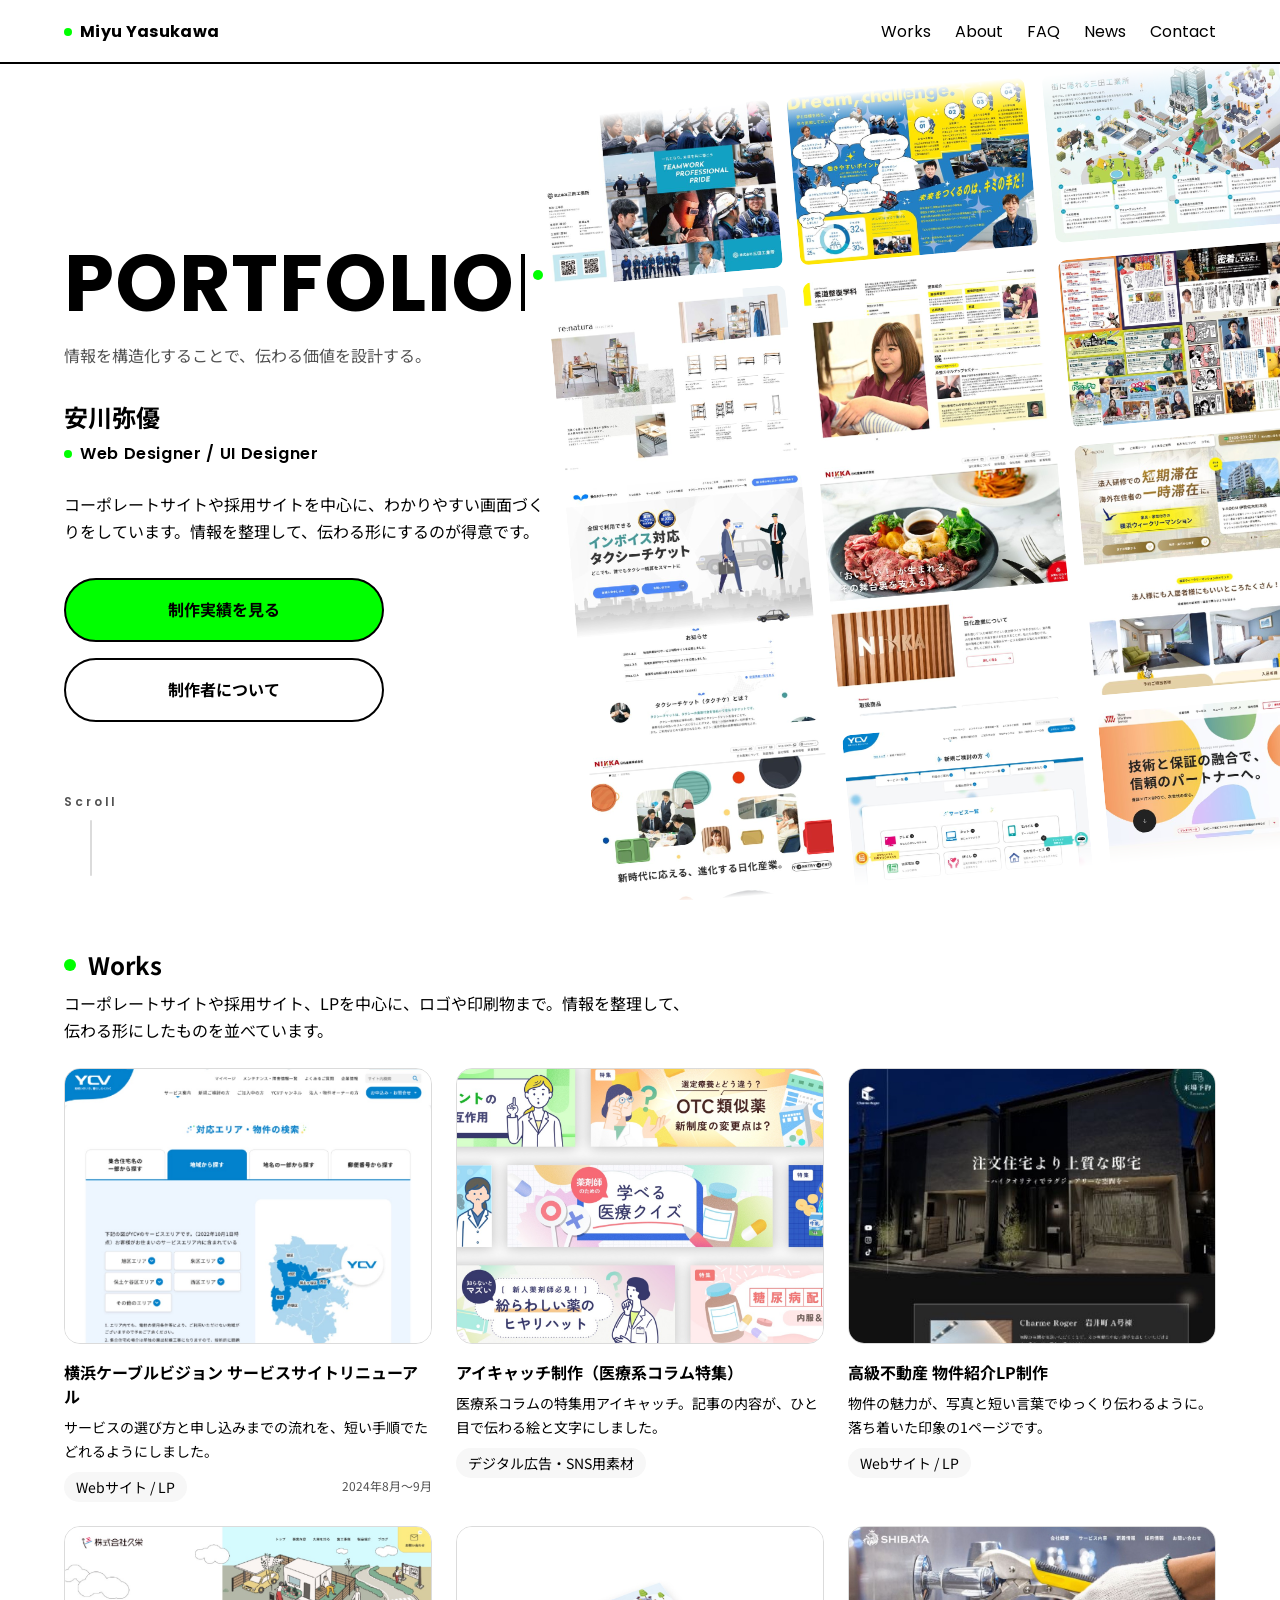
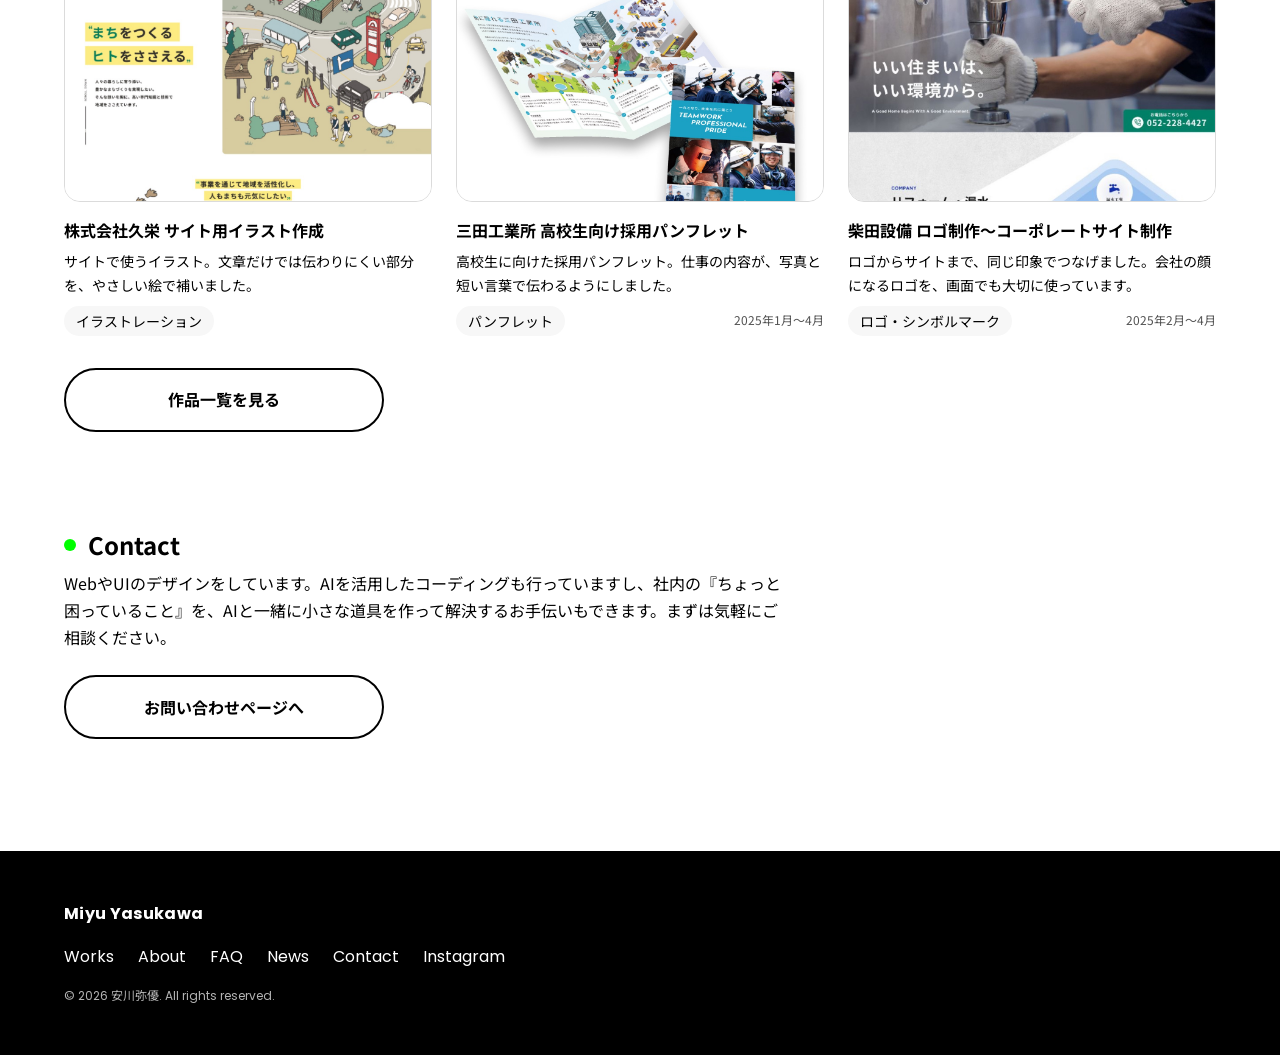
<file: index.html>
<!DOCTYPE html>
<html lang="ja">
<head>
  <meta charset="UTF-8" />
  <meta name="viewport" content="width=device-width, initial-scale=1.0" />
  <title>安川弥優 | ポートフォリオ</title>
  <link rel="stylesheet" href="css/styles.css" />
  <link rel="preconnect" href="https://fonts.googleapis.com">
  <link rel="preconnect" href="https://fonts.gstatic.com" crossorigin>
  <link href="https://fonts.googleapis.com/css2?family=Noto+Sans+JP:wght@400;700&family=Poppins:wght@600;700&display=swap" rel="stylesheet">
</head>
<body>
  <header class="site-header">
    <div class="container header-inner">
      <a href="index.html" class="logo"><span class="logo-dot" aria-hidden="true"></span>Miyu Yasukawa</a>
      <button type="button" class="nav-toggle" aria-label="メニューを開く" aria-expanded="false">☰</button>
      <nav class="site-nav">
        <a href="works.html"><span class="dot" aria-hidden="true"></span>Works</a>
        <a href="about.html"><span class="dot" aria-hidden="true"></span>About</a>
        <a href="faq.html"><span class="dot" aria-hidden="true"></span>FAQ</a>
        <a href="news.html"><span class="dot" aria-hidden="true"></span>News</a>
        <a href="contact.html"><span class="dot" aria-hidden="true"></span>Contact</a>
      </nav>
    </div>
  </header>

  <main class="content">
        <section class="hero hero-split">
          <div class="hero-text">
            <p class="hero-portfolio"><span class="hero-type" data-type="PORTFOLIO">PORTFOLIO</span><span class="hero-portfolio-dot" aria-hidden="true"></span></p>
            <p class="hero-tagline">情報を構造化することで、伝わる価値を設計する。</p>
            <h1>安川弥優</h1>
            <p class="hero-role">Web Designer / UI Designer</p>
            <p class="hero-profile">コーポレートサイトや採用サイトを中心に、わかりやすい画面づくりをしています。情報を整理して、伝わる形にするのが得意です。</p>
            <p class="hero-actions">
              <a href="works.html" class="button">制作実績を見る</a>
              <a href="about.html" class="button secondary">制作者について</a>
            </p>
          </div>
          <div class="hero-flow" aria-hidden="true">
        <div class="hero-col">
            <div class="hero-track">
              <img src="images/hero/card_01.jpg" alt="" loading="lazy">
              <img src="images/hero/card_04.jpg" alt="" loading="lazy">
              <img src="images/hero/card_07.jpg" alt="" loading="lazy">
              <img src="images/hero/card_10.jpg" alt="" loading="lazy">
              <img src="images/hero/card_13.jpg" alt="" loading="lazy">
              <img src="images/hero/card_16.jpg" alt="" loading="lazy">
              <img src="images/hero/card_19.jpg" alt="" loading="lazy">
              <img src="images/hero/card_22.jpg" alt="" loading="lazy">
              <img src="images/hero/card_01.jpg" alt="" loading="lazy">
              <img src="images/hero/card_04.jpg" alt="" loading="lazy">
              <img src="images/hero/card_07.jpg" alt="" loading="lazy">
              <img src="images/hero/card_10.jpg" alt="" loading="lazy">
              <img src="images/hero/card_13.jpg" alt="" loading="lazy">
              <img src="images/hero/card_16.jpg" alt="" loading="lazy">
              <img src="images/hero/card_19.jpg" alt="" loading="lazy">
              <img src="images/hero/card_22.jpg" alt="" loading="lazy">
            </div>
          </div>
        <div class="hero-col">
            <div class="hero-track">
              <img src="images/hero/card_02.jpg" alt="" loading="lazy">
              <img src="images/hero/card_05.jpg" alt="" loading="lazy">
              <img src="images/hero/card_08.jpg" alt="" loading="lazy">
              <img src="images/hero/card_11.jpg" alt="" loading="lazy">
              <img src="images/hero/card_14.jpg" alt="" loading="lazy">
              <img src="images/hero/card_17.jpg" alt="" loading="lazy">
              <img src="images/hero/card_20.jpg" alt="" loading="lazy">
              <img src="images/hero/card_02.jpg" alt="" loading="lazy">
              <img src="images/hero/card_05.jpg" alt="" loading="lazy">
              <img src="images/hero/card_08.jpg" alt="" loading="lazy">
              <img src="images/hero/card_11.jpg" alt="" loading="lazy">
              <img src="images/hero/card_14.jpg" alt="" loading="lazy">
              <img src="images/hero/card_17.jpg" alt="" loading="lazy">
              <img src="images/hero/card_20.jpg" alt="" loading="lazy">
            </div>
          </div>
        <div class="hero-col">
            <div class="hero-track">
              <img src="images/hero/card_03.jpg" alt="" loading="lazy">
              <img src="images/hero/card_06.jpg" alt="" loading="lazy">
              <img src="images/hero/card_09.jpg" alt="" loading="lazy">
              <img src="images/hero/card_12.jpg" alt="" loading="lazy">
              <img src="images/hero/card_15.jpg" alt="" loading="lazy">
              <img src="images/hero/card_18.jpg" alt="" loading="lazy">
              <img src="images/hero/card_21.jpg" alt="" loading="lazy">
              <img src="images/hero/card_03.jpg" alt="" loading="lazy">
              <img src="images/hero/card_06.jpg" alt="" loading="lazy">
              <img src="images/hero/card_09.jpg" alt="" loading="lazy">
              <img src="images/hero/card_12.jpg" alt="" loading="lazy">
              <img src="images/hero/card_15.jpg" alt="" loading="lazy">
              <img src="images/hero/card_18.jpg" alt="" loading="lazy">
              <img src="images/hero/card_21.jpg" alt="" loading="lazy">
            </div>
          </div>
          </div>
          <div class="hero-scroll" aria-hidden="true">
            <span class="hero-scroll-text">Scroll</span>
            <span class="hero-scroll-line"></span>
          </div>
        </section>

        <section class="section works-section">
          <div class="section-head"><span class="mark" aria-hidden="true"></span><h2>Works</h2></div>
          <p class="section-lead">コーポレートサイトや採用サイト、LPを中心に、ロゴや印刷物まで。情報を整理して、伝わる形にしたものを並べています。</p>
          <div class="works-grid" data-top-works></div>
          <p class="section-footer"><a href="works.html" class="button secondary">作品一覧を見る</a></p>
        </section>

        <section class="section contact-section">
          <div class="section-head"><span class="mark" aria-hidden="true"></span><h2>Contact</h2></div>
          <p>WebやUIのデザインをしています。AIを活用したコーディングも行っていますし、社内の『ちょっと困っていること』を、AIと一緒に小さな道具を作って解決するお手伝いもできます。まずは気軽にご相談ください。</p>
          <a href="contact.html" class="button secondary">お問い合わせページへ</a>
        </section>
  </main>

  <footer class="site-footer">
    <div class="container">
      <div class="logo">Miyu Yasukawa</div>
      <nav class="foot-nav">
        <a href="works.html">Works</a>
        <a href="about.html">About</a>
        <a href="faq.html">FAQ</a>
        <a href="news.html">News</a>
        <a href="contact.html">Contact</a>
        <a href="https://www.instagram.com/illustrate_sugiyama/" target="_blank" rel="noopener">Instagram</a>
      </nav>
      <p class="copy">© 2026 安川弥優. All rights reserved.</p>
    </div>
  </footer>

  <div class="detail-modal-backdrop" data-modal-backdrop></div>
  <div class="detail-modal" data-modal-panel>
    <button type="button" class="detail-modal-close" data-modal-close aria-label="閉じる">×</button>
    <div class="detail-modal-body" data-modal-body></div>
  </div>

  <script src="js/works-data.js"></script>
  <script src="js/category-groups.js"></script>
  <script src="js/work-render.js"></script>
  <script src="js/top-works.js"></script>
  <script src="js/main.js"></script>
  <script src="js/hero-typewriter.js"></script>
</body>
</html>
</file>
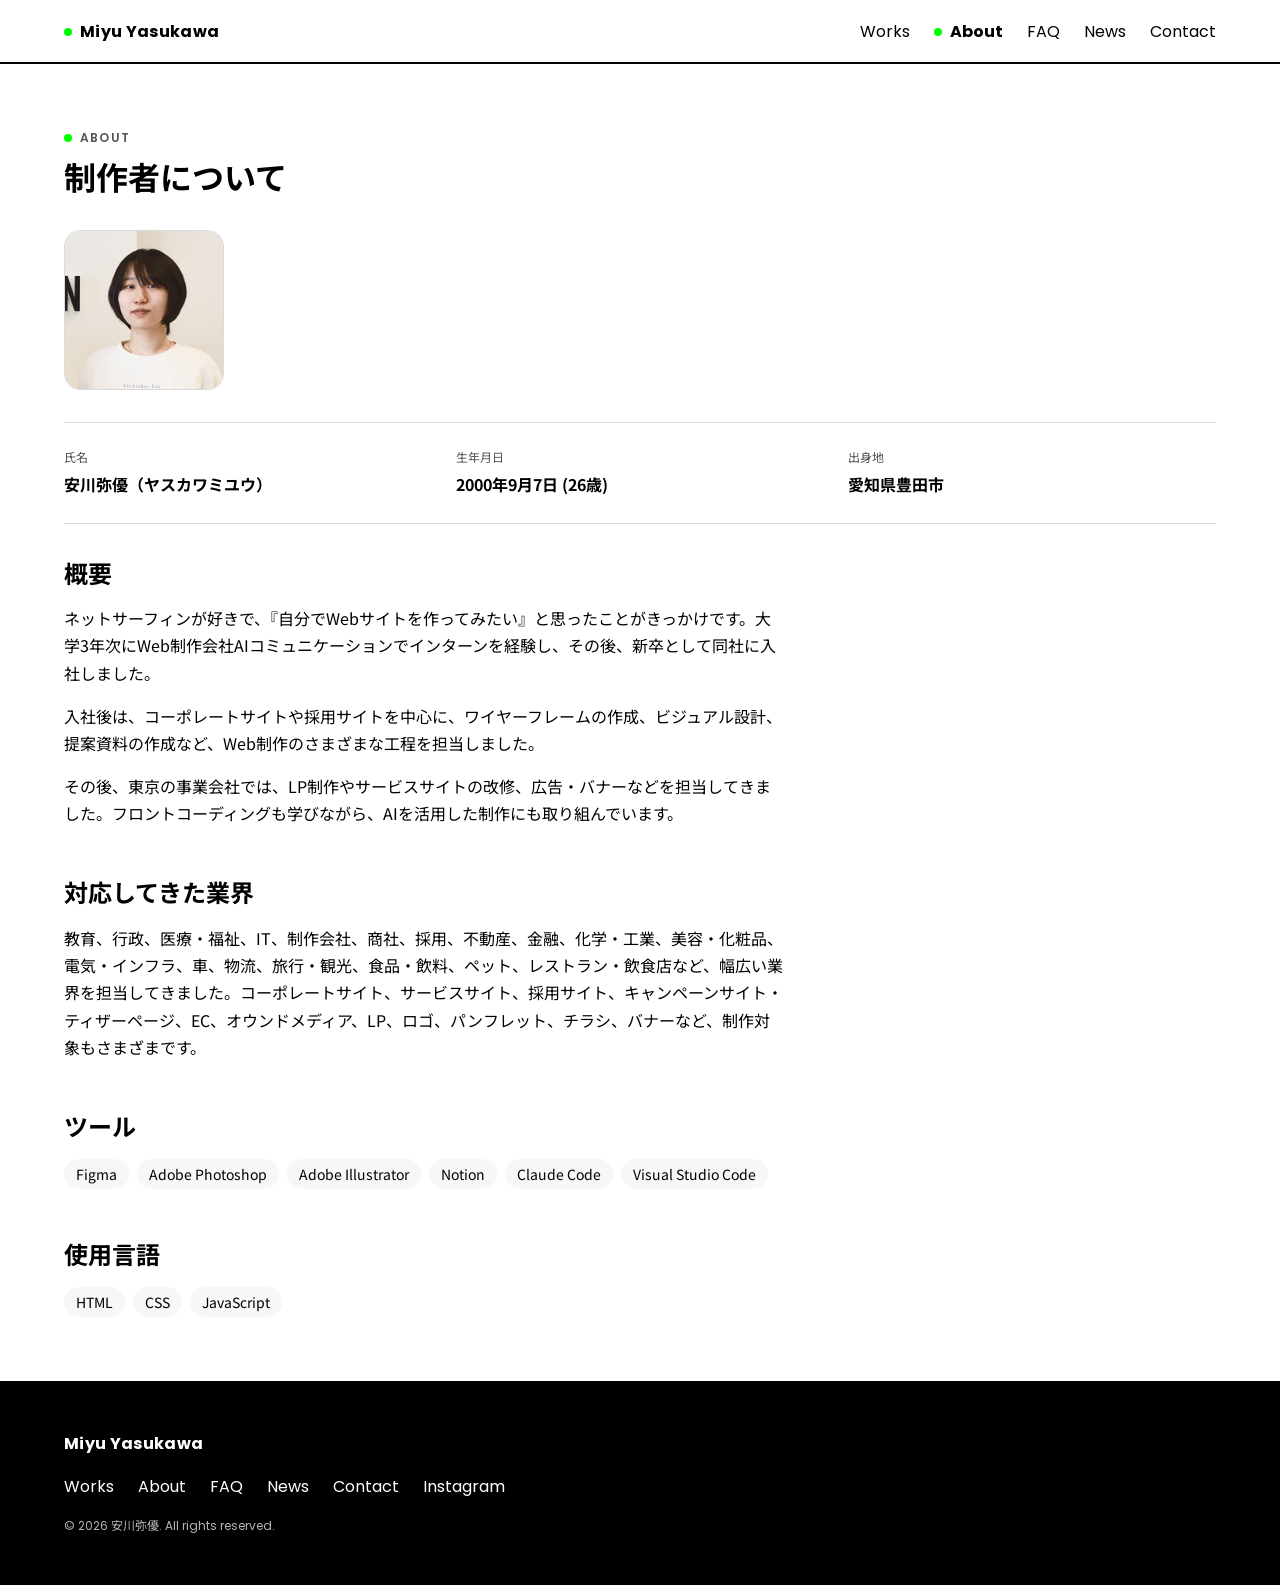
<file: about.html>
<!DOCTYPE html>
<html lang="ja">
<head>
  <meta charset="UTF-8" />
  <meta name="viewport" content="width=device-width, initial-scale=1.0" />
  <title>About | ポートフォリオ</title>
  <link rel="stylesheet" href="css/styles.css" />
  <link rel="preconnect" href="https://fonts.googleapis.com">
  <link rel="preconnect" href="https://fonts.gstatic.com" crossorigin>
  <link href="https://fonts.googleapis.com/css2?family=Noto+Sans+JP:wght@400;700&family=Poppins:wght@600;700&display=swap" rel="stylesheet">
</head>
<body>
  <header class="site-header">
    <div class="container header-inner">
      <a href="index.html" class="logo"><span class="logo-dot" aria-hidden="true"></span>Miyu Yasukawa</a>
      <button type="button" class="nav-toggle" aria-label="メニューを開く" aria-expanded="false">☰</button>
      <nav class="site-nav">
        <a href="works.html"><span class="dot" aria-hidden="true"></span>Works</a>
        <a href="about.html"><span class="dot" aria-hidden="true"></span>About</a>
        <a href="faq.html"><span class="dot" aria-hidden="true"></span>FAQ</a>
        <a href="news.html"><span class="dot" aria-hidden="true"></span>News</a>
        <a href="contact.html"><span class="dot" aria-hidden="true"></span>Contact</a>
      </nav>
    </div>
  </header>

  <main class="content">
        <section class="page-header">
          <p class="page-eyebrow">ABOUT</p>
          <h1>制作者について</h1>
        </section>

        <div class="profile-photo"><img src="images/profile/profile.jpg" alt="安川弥優"></div>

        <dl class="meta-grid about-meta">
          <div>
            <dt>氏名</dt>
            <dd>安川弥優（ヤスカワミユウ）</dd>
          </div>
          <div>
            <dt>生年月日</dt>
            <dd>2000年9月7日 (<span id="age"></span>歳)</dd>
          </div>
          <div>
            <dt>出身地</dt>
            <dd>愛知県豊田市</dd>
          </div>
        </dl>

        <section class="work-detail-section">
          <h2>概要</h2>
          <p>ネットサーフィンが好きで、『自分でWebサイトを作ってみたい』と思ったことがきっかけです。大学3年次にWeb制作会社AIコミュニケーションでインターンを経験し、その後、新卒として同社に入社しました。</p>
          <p>入社後は、コーポレートサイトや採用サイトを中心に、ワイヤーフレームの作成、ビジュアル設計、提案資料の作成など、Web制作のさまざまな工程を担当しました。</p>
          <p>その後、東京の事業会社では、LP制作やサービスサイトの改修、広告・バナーなどを担当してきました。フロントコーディングも学びながら、AIを活用した制作にも取り組んでいます。</p>
        </section>

        <section class="work-detail-section">
          <h2>対応してきた業界</h2>
          <p>教育、行政、医療・福祉、IT、制作会社、商社、採用、不動産、金融、化学・工業、美容・化粧品、電気・インフラ、車、物流、旅行・観光、食品・飲料、ペット、レストラン・飲食店など、幅広い業界を担当してきました。コーポレートサイト、サービスサイト、採用サイト、キャンペーンサイト・ティザーページ、EC、オウンドメディア、LP、ロゴ、パンフレット、チラシ、バナーなど、制作対象もさまざまです。</p>
        </section>

        <section class="work-detail-section">
          <h2>ツール</h2>
          <div class="work-tags">
            <span class="work-tag">Figma</span>
            <span class="work-tag">Adobe Photoshop</span>
            <span class="work-tag">Adobe Illustrator</span>
            <span class="work-tag">Notion</span>
            <span class="work-tag">Claude Code</span>
            <span class="work-tag">Visual Studio Code</span>
          </div>
        </section>

        <section class="work-detail-section">
          <h2>使用言語</h2>
          <div class="work-tags">
            <span class="work-tag">HTML</span>
            <span class="work-tag">CSS</span>
            <span class="work-tag">JavaScript</span>
          </div>
        </section>

  </main>

  <footer class="site-footer">
    <div class="container">
      <div class="logo">Miyu Yasukawa</div>
      <nav class="foot-nav">
        <a href="works.html">Works</a>
        <a href="about.html">About</a>
        <a href="faq.html">FAQ</a>
        <a href="news.html">News</a>
        <a href="contact.html">Contact</a>
        <a href="https://www.instagram.com/illustrate_sugiyama/" target="_blank" rel="noopener">Instagram</a>
      </nav>
      <p class="copy">© 2026 安川弥優. All rights reserved.</p>
    </div>
  </footer>

  <script src="js/main.js"></script>
</body>
</html>
</file>
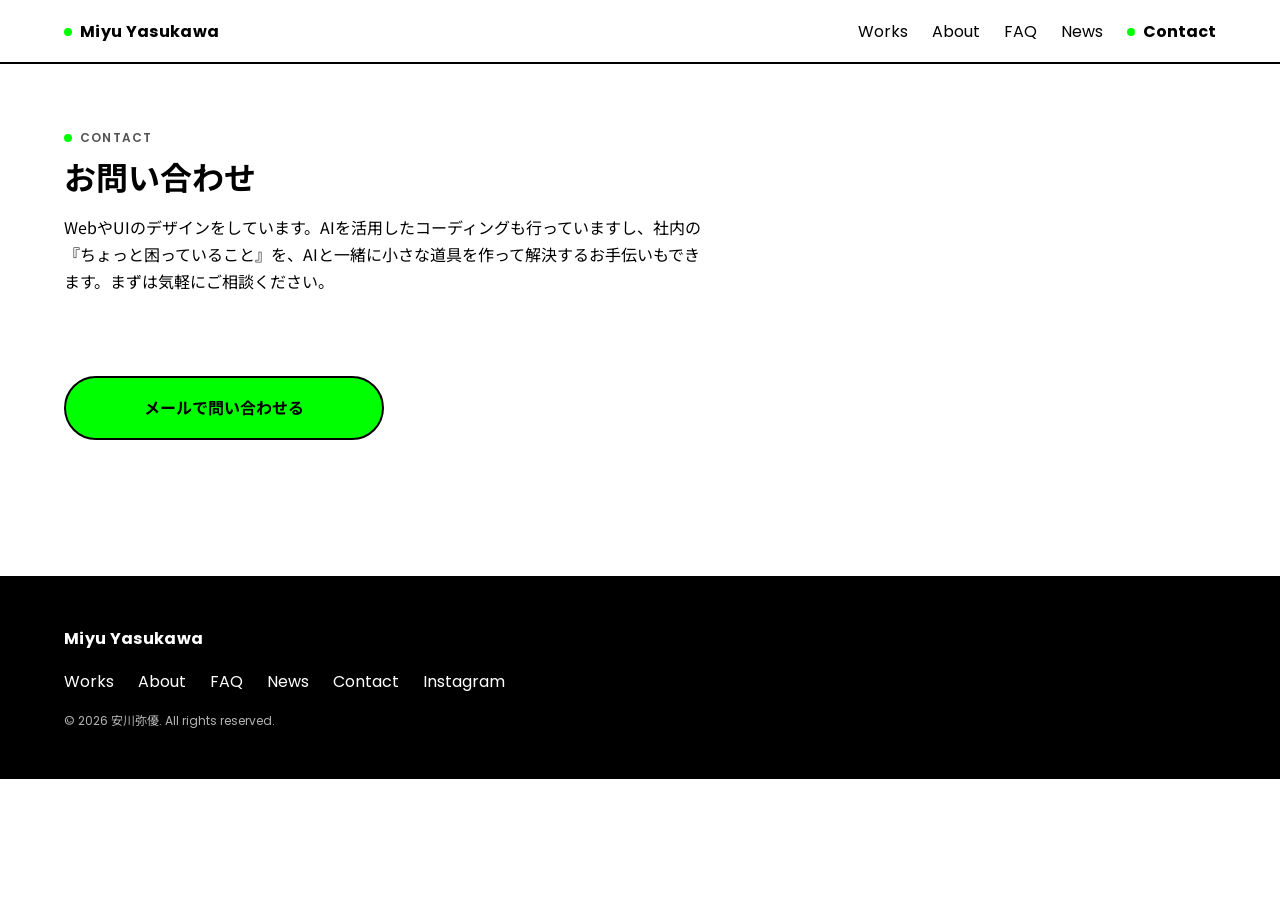
<file: contact.html>
<!DOCTYPE html>
<html lang="ja">
<head>
  <meta charset="UTF-8" />
  <meta name="viewport" content="width=device-width, initial-scale=1.0" />
  <title>Contact | ポートフォリオ</title>
  <link rel="stylesheet" href="css/styles.css" />
  <link rel="preconnect" href="https://fonts.googleapis.com">
  <link rel="preconnect" href="https://fonts.gstatic.com" crossorigin>
  <link href="https://fonts.googleapis.com/css2?family=Noto+Sans+JP:wght@400;700&family=Poppins:wght@600;700&display=swap" rel="stylesheet">
</head>
<body>
  <header class="site-header">
    <div class="container header-inner">
      <a href="index.html" class="logo"><span class="logo-dot" aria-hidden="true"></span>Miyu Yasukawa</a>
      <button type="button" class="nav-toggle" aria-label="メニューを開く" aria-expanded="false">☰</button>
      <nav class="site-nav">
        <a href="works.html"><span class="dot" aria-hidden="true"></span>Works</a>
        <a href="about.html"><span class="dot" aria-hidden="true"></span>About</a>
        <a href="faq.html"><span class="dot" aria-hidden="true"></span>FAQ</a>
        <a href="news.html"><span class="dot" aria-hidden="true"></span>News</a>
        <a href="contact.html"><span class="dot" aria-hidden="true"></span>Contact</a>
      </nav>
    </div>
  </header>

  <main class="content">
        <section class="page-header">
          <p class="page-eyebrow">CONTACT</p>
          <h1>お問い合わせ</h1>
          <p>WebやUIのデザインをしています。AIを活用したコーディングも行っていますし、社内の『ちょっと困っていること』を、AIと一緒に小さな道具を作って解決するお手伝いもできます。まずは気軽にご相談ください。</p>
        </section>

        <section class="section contact-section">
          <p class="contact-actions">
            <a href="mailto:clz15029@nitech.jp" class="button">メールで問い合わせる</a>
          </p>
        </section>
  </main>

  <footer class="site-footer">
    <div class="container">
      <div class="logo">Miyu Yasukawa</div>
      <nav class="foot-nav">
        <a href="works.html">Works</a>
        <a href="about.html">About</a>
        <a href="faq.html">FAQ</a>
        <a href="news.html">News</a>
        <a href="contact.html">Contact</a>
        <a href="https://www.instagram.com/illustrate_sugiyama/" target="_blank" rel="noopener">Instagram</a>
      </nav>
      <p class="copy">© 2026 安川弥優. All rights reserved.</p>
    </div>
  </footer>

  <script src="js/main.js"></script>
</body>
</html>
</file>
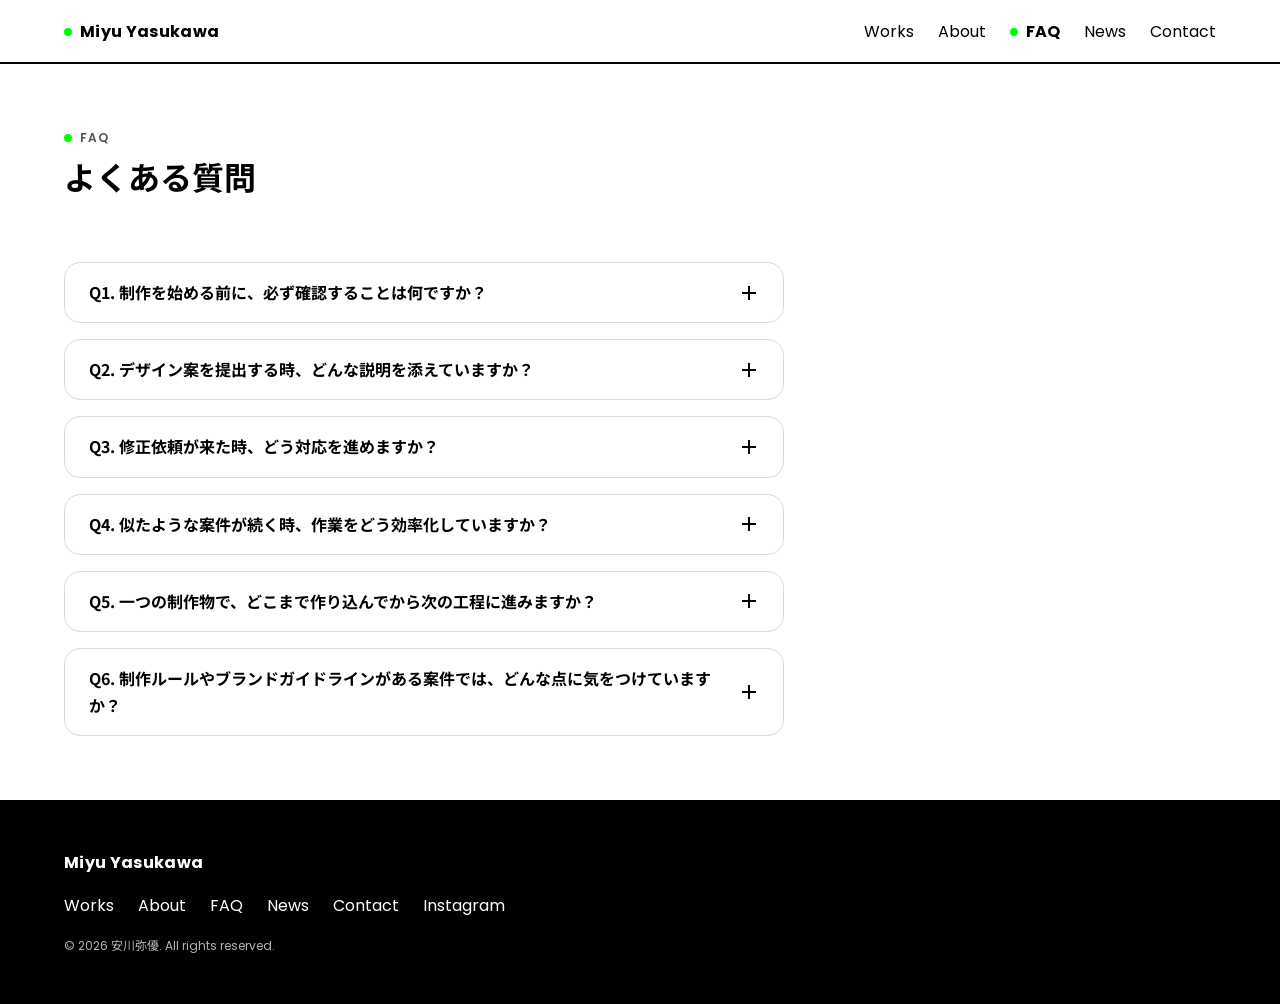
<file: faq.html>
<!DOCTYPE html>
<html lang="ja">
<head>
  <meta charset="UTF-8" />
  <meta name="viewport" content="width=device-width, initial-scale=1.0" />
  <title>FAQ | ポートフォリオ</title>
  <link rel="stylesheet" href="css/styles.css" />
  <link rel="preconnect" href="https://fonts.googleapis.com">
  <link rel="preconnect" href="https://fonts.gstatic.com" crossorigin>
  <link href="https://fonts.googleapis.com/css2?family=Noto+Sans+JP:wght@400;700&family=Poppins:wght@600;700&display=swap" rel="stylesheet">
</head>
<body>
  <header class="site-header">
    <div class="container header-inner">
      <a href="index.html" class="logo"><span class="logo-dot" aria-hidden="true"></span>Miyu Yasukawa</a>
      <button type="button" class="nav-toggle" aria-label="メニューを開く" aria-expanded="false">☰</button>
      <nav class="site-nav">
        <a href="works.html"><span class="dot" aria-hidden="true"></span>Works</a>
        <a href="about.html"><span class="dot" aria-hidden="true"></span>About</a>
        <a href="faq.html"><span class="dot" aria-hidden="true"></span>FAQ</a>
        <a href="news.html"><span class="dot" aria-hidden="true"></span>News</a>
        <a href="contact.html"><span class="dot" aria-hidden="true"></span>Contact</a>
      </nav>
    </div>
  </header>

  <main class="content">
        <section class="page-header">
          <p class="page-eyebrow">FAQ</p>
          <h1>よくある質問</h1>
        </section>

        <!--
          質問を追加するときは、下のテンプレートをコピーして
          .faq-listの中(最後のfaq-itemの後)に貼り付け、中身を書き換えてください。

          <div class="faq-item">
            <button type="button" class="faq-question" aria-expanded="false">
              <span>Q. 質問文をここに書く</span>
              <span class="faq-icon" aria-hidden="true"></span>
            </button>
            <div class="faq-answer">
              <div class="faq-answer-inner">
                <p>A. 回答文をここに書く。</p>
              </div>
            </div>
          </div>
        -->

        <div class="faq-list">
          <div class="faq-item">
            <button type="button" class="faq-question" aria-expanded="false">
              <span>Q1. 制作を始める前に、必ず確認することは何ですか？</span>
              <span class="faq-icon" aria-hidden="true"></span>
            </button>
            <div class="faq-answer">
              <div class="faq-answer-inner">
                <p>Webサイト制作を例にすると、ワイヤーフレームから考える場合は「どんな参考サイトを想定しているか」と「ターゲットは誰か」をまず固めます。ここが揺らぐと後の工程すべてに影響が出て、手戻りが発生した際に「そこは最初に確認していなかったよね」となってしまうためです。</p>
                <p>要件は簡単な型でも良いのでプレゼンシートにまとめ、相手と合意を取っておきます。こうしておくことで、万が一手戻りが発生した場合にも、追加費用について話しやすくなるというメリットもあります。</p>
                <p>すでにワイヤーフレームがある場合は、ページ数に過不足がないか、動線が正しいかを確認します。ログイン時・非ログイン時の画面差分など、抜け漏れが起きやすい箇所は特に注意して洗い出します。ワイヤーフレームの作成者がディレクターの場合は、「特にどのページを押し出したいか」を口頭で確認し、社内での認識のズレを防ぐようにしています。</p>
                <p>まとめると、最初に固めるのは以下の3点です。</p>
                <ul class="work-points">
                  <li>見た目としてどんなものを目指しているか</li>
                  <li>誰に何を伝えたいか</li>
                  <li>簡単な数値的なゴール(例：採用サイトなら公開後1年で問い合わせ20件、採用3名 など)</li>
                </ul>
              </div>
            </div>
          </div>

          <div class="faq-item">
            <button type="button" class="faq-question" aria-expanded="false">
              <span>Q2. デザイン案を提出する時、どんな説明を添えていますか？</span>
              <span class="faq-icon" aria-hidden="true"></span>
            </button>
            <div class="faq-answer">
              <div class="faq-answer-inner">
                <p>まず目的をもう一度頭出しした上で、その目的に対してどんな工夫をしたのかを説明するようにしています。</p>
                <p>例えば、コーポレートサイト制作で「とりあえず名刺代わりに欲しい」というような、デザイン的な明確なきっかけが薄い依頼だったとします。それでもヒアリングを通じて「信頼感のある感じ」「清潔なイメージ」といったキーワードが出てきたら、そのキーワードを余白の取り方やレイアウト、配色といった具体的な要素に落とし込み、「なぜこの見た目にしたのか」を言語化して伝えるようにしています。</p>
              </div>
            </div>
          </div>

          <div class="faq-item">
            <button type="button" class="faq-question" aria-expanded="false">
              <span>Q3. 修正依頼が来た時、どう対応を進めますか？</span>
              <span class="faq-icon" aria-hidden="true"></span>
            </button>
            <div class="faq-answer">
              <div class="faq-answer-inner">
                <p>デザインに関しては、基本的にFigma上にコメントをもらい、都度対応しています。不明点があれば口頭で確認することも多いです。</p>
                <p>コーディングの修正については、スプレッドシートに優先度・対応箇所・備考をまとめてチェックリスト化し、対応漏れが起きないようにしています。ボリュームにもよりますが、1〜2営業日以内の対応を心がけています。</p>
              </div>
            </div>
          </div>

          <div class="faq-item">
            <button type="button" class="faq-question" aria-expanded="false">
              <span>Q4. 似たような案件が続く時、作業をどう効率化していますか？</span>
              <span class="faq-icon" aria-hidden="true"></span>
            </button>
            <div class="faq-answer">
              <div class="faq-answer-inner">
                <p>案件対応のフローをFigmaやNotionにまとめて、型として残すようにしています。一度まとめておくと自分の作業効率が上がるだけでなく、新人教育の資料としても活用できるため、チーム全体の再現性につながると考えています。</p>
              </div>
            </div>
          </div>

          <div class="faq-item">
            <button type="button" class="faq-question" aria-expanded="false">
              <span>Q5. 一つの制作物で、どこまで作り込んでから次の工程に進みますか？</span>
              <span class="faq-icon" aria-hidden="true"></span>
            </button>
            <div class="faq-answer">
              <div class="faq-answer-inner">
                <p>一気に完成形まで作り込むのではなく、段階的に精度を上げていくスタイルです。</p>
                <p>まずイメージに近い参考を提示し、相手の想定と齟齬がないかをすり合わせます。次にざっくりとした形で一度見てもらう段階に進みます。Webサイトであれば、まずメインビジュアルを簡単に作成し、トップページのトンマナを確定させます。そこが固まってから、サイト全体の作り込みに入ります。</p>
                <p>早い段階で認識をすり合わせることで、大きな手戻りを防げるというのがこの進め方のメリットだと考えています。</p>
              </div>
            </div>
          </div>

          <div class="faq-item">
            <button type="button" class="faq-question" aria-expanded="false">
              <span>Q6. 制作ルールやブランドガイドラインがある案件では、どんな点に気をつけていますか？</span>
              <span class="faq-icon" aria-hidden="true"></span>
            </button>
            <div class="faq-answer">
              <div class="faq-answer-inner">
                <p>確認作業は得意なほうではないという自覚があるので、チェック項目をスプレッドシートにまとめ、制作時に照らし合わせながら進めています。</p>
                <p>最近はGeminiでオリジナルのGemを作成し、自分だけでなくAIにもチェックしてもらう体制を作るなど、抜け漏れを防ぐ仕組みづくりに力を入れています。</p>
              </div>
            </div>
          </div>

        </div>
  </main>

  <footer class="site-footer">
    <div class="container">
      <div class="logo">Miyu Yasukawa</div>
      <nav class="foot-nav">
        <a href="works.html">Works</a>
        <a href="about.html">About</a>
        <a href="faq.html">FAQ</a>
        <a href="news.html">News</a>
        <a href="contact.html">Contact</a>
        <a href="https://www.instagram.com/illustrate_sugiyama/" target="_blank" rel="noopener">Instagram</a>
      </nav>
      <p class="copy">© 2026 安川弥優. All rights reserved.</p>
    </div>
  </footer>

  <script src="js/faq.js"></script>
  <script src="js/main.js"></script>
</body>
</html>
</file>
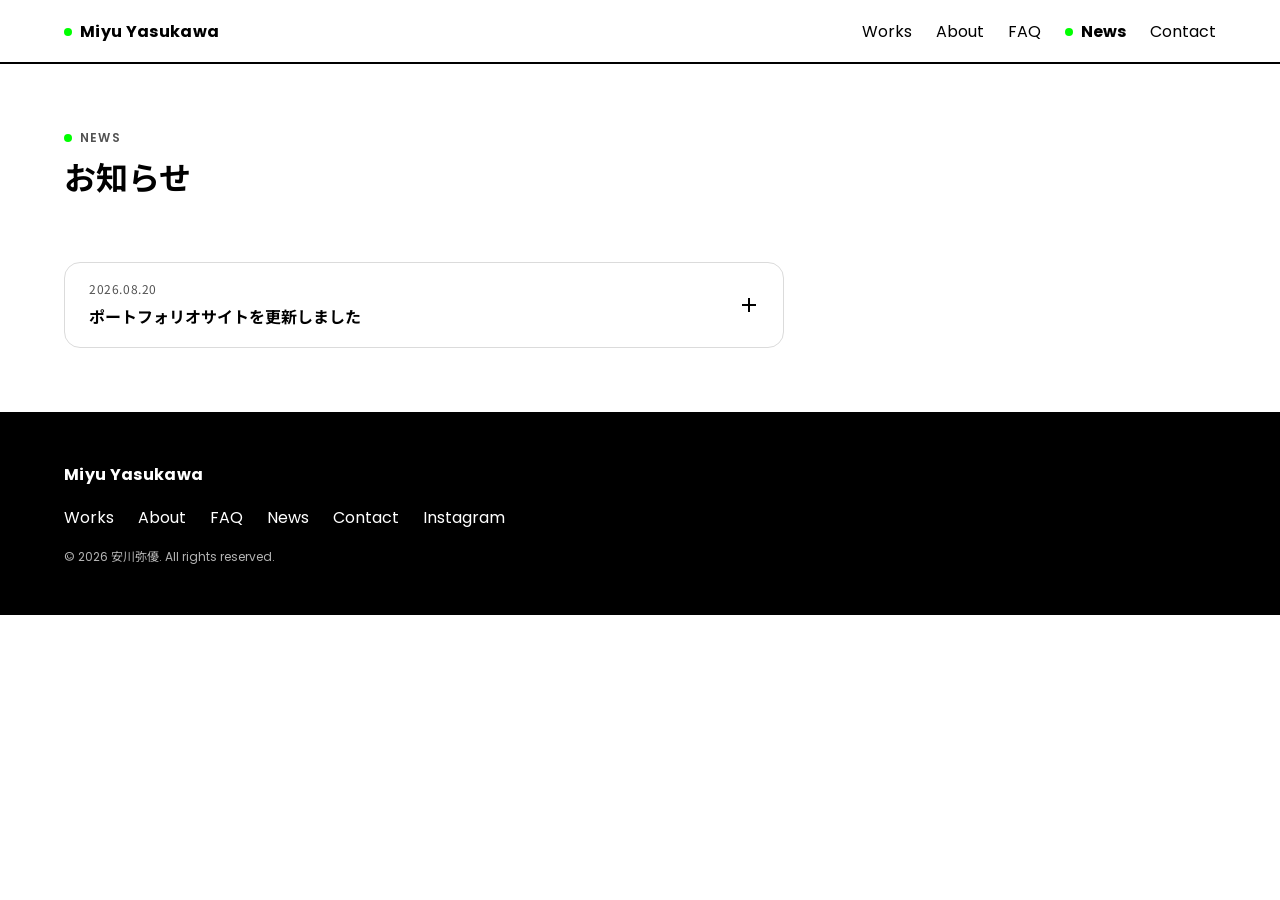
<file: news.html>
<!DOCTYPE html>
<html lang="ja">
<head>
  <meta charset="UTF-8" />
  <meta name="viewport" content="width=device-width, initial-scale=1.0" />
  <title>News | ポートフォリオ</title>
  <link rel="stylesheet" href="css/styles.css" />
  <link rel="preconnect" href="https://fonts.googleapis.com">
  <link rel="preconnect" href="https://fonts.gstatic.com" crossorigin>
  <link href="https://fonts.googleapis.com/css2?family=Noto+Sans+JP:wght@400;700&family=Poppins:wght@600;700&display=swap" rel="stylesheet">
</head>
<body>
  <header class="site-header">
    <div class="container header-inner">
      <a href="index.html" class="logo"><span class="logo-dot" aria-hidden="true"></span>Miyu Yasukawa</a>
      <button type="button" class="nav-toggle" aria-label="メニューを開く" aria-expanded="false">☰</button>
      <nav class="site-nav">
        <a href="works.html"><span class="dot" aria-hidden="true"></span>Works</a>
        <a href="about.html"><span class="dot" aria-hidden="true"></span>About</a>
        <a href="faq.html"><span class="dot" aria-hidden="true"></span>FAQ</a>
        <a href="news.html"><span class="dot" aria-hidden="true"></span>News</a>
        <a href="contact.html"><span class="dot" aria-hidden="true"></span>Contact</a>
      </nav>
    </div>
  </header>

  <main class="content">
        <section class="page-header">
          <p class="page-eyebrow">NEWS</p>
          <h1>お知らせ</h1>
        </section>

        <!--
          お知らせを追加するときは、下のテンプレートをコピーして
          .faq-listの中(一番上、最新のものが上に来るように)に貼り付けてください。
          FAQページと同じ部品(.faq-item等)を使っているので、クリックで開閉します。

          <div class="faq-item">
            <button type="button" class="faq-question" aria-expanded="false">
              <span class="faq-question-text">
                <span class="news-date">YYYY.MM.DD</span>
                <span>見出しをここに書く</span>
              </span>
              <span class="faq-icon" aria-hidden="true"></span>
            </button>
            <div class="faq-answer">
              <div class="faq-answer-inner">
                <p>本文をここに書く。</p>
              </div>
            </div>
          </div>
        -->

        <div class="faq-list">
          <div class="faq-item">
            <button type="button" class="faq-question" aria-expanded="false">
              <span class="faq-question-text">
                <span class="news-date">2026.08.20</span>
                <span>ポートフォリオサイトを更新しました</span>
              </span>
              <span class="faq-icon" aria-hidden="true"></span>
            </button>
            <div class="faq-answer">
              <div class="faq-answer-inner">
                <p>WORKS・ABOUT・FAQなど各ページを継続的に更新しています。今後も制作実績や記事を随時追加していきます。</p>
              </div>
            </div>
          </div>
        </div>
  </main>

  <footer class="site-footer">
    <div class="container">
      <div class="logo">Miyu Yasukawa</div>
      <nav class="foot-nav">
        <a href="works.html">Works</a>
        <a href="about.html">About</a>
        <a href="faq.html">FAQ</a>
        <a href="news.html">News</a>
        <a href="contact.html">Contact</a>
        <a href="https://www.instagram.com/illustrate_sugiyama/" target="_blank" rel="noopener">Instagram</a>
      </nav>
      <p class="copy">© 2026 安川弥優. All rights reserved.</p>
    </div>
  </footer>

  <script src="js/faq.js"></script>
  <script src="js/main.js"></script>
</body>
</html>
</file>
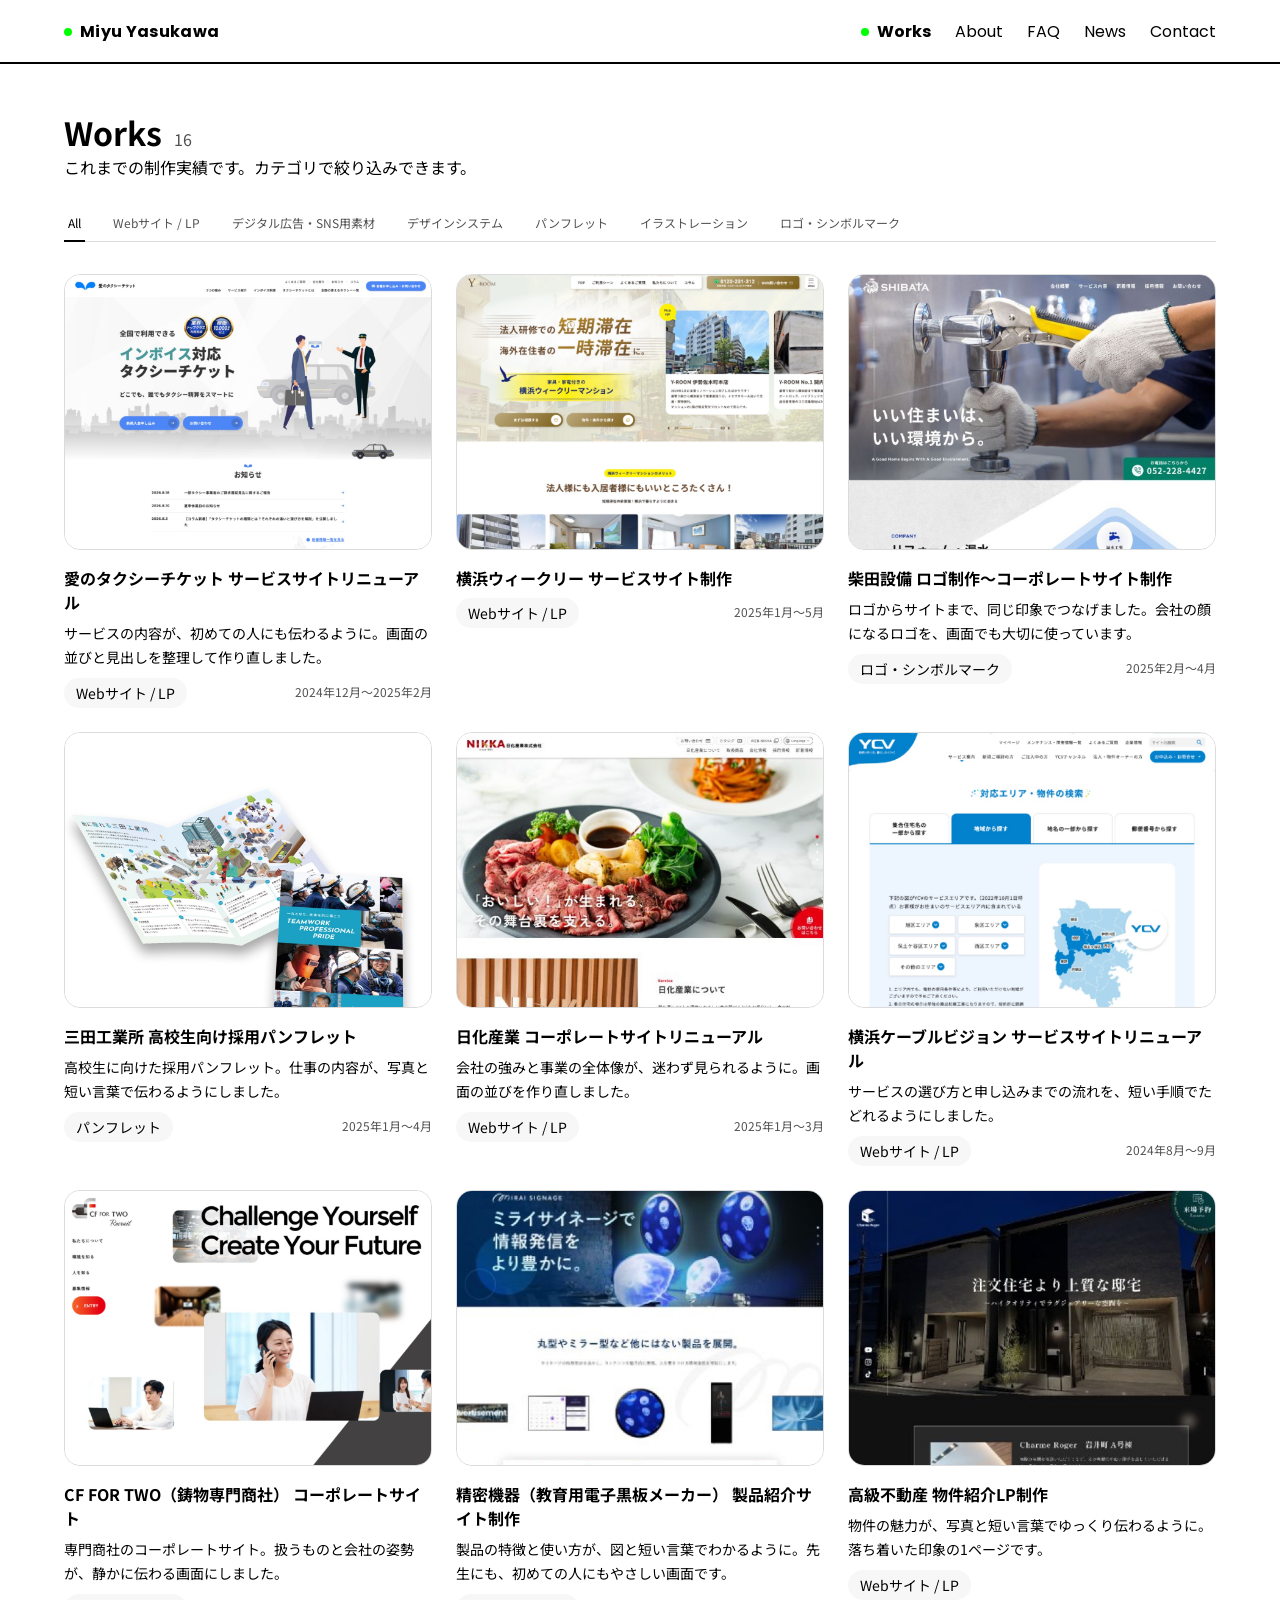
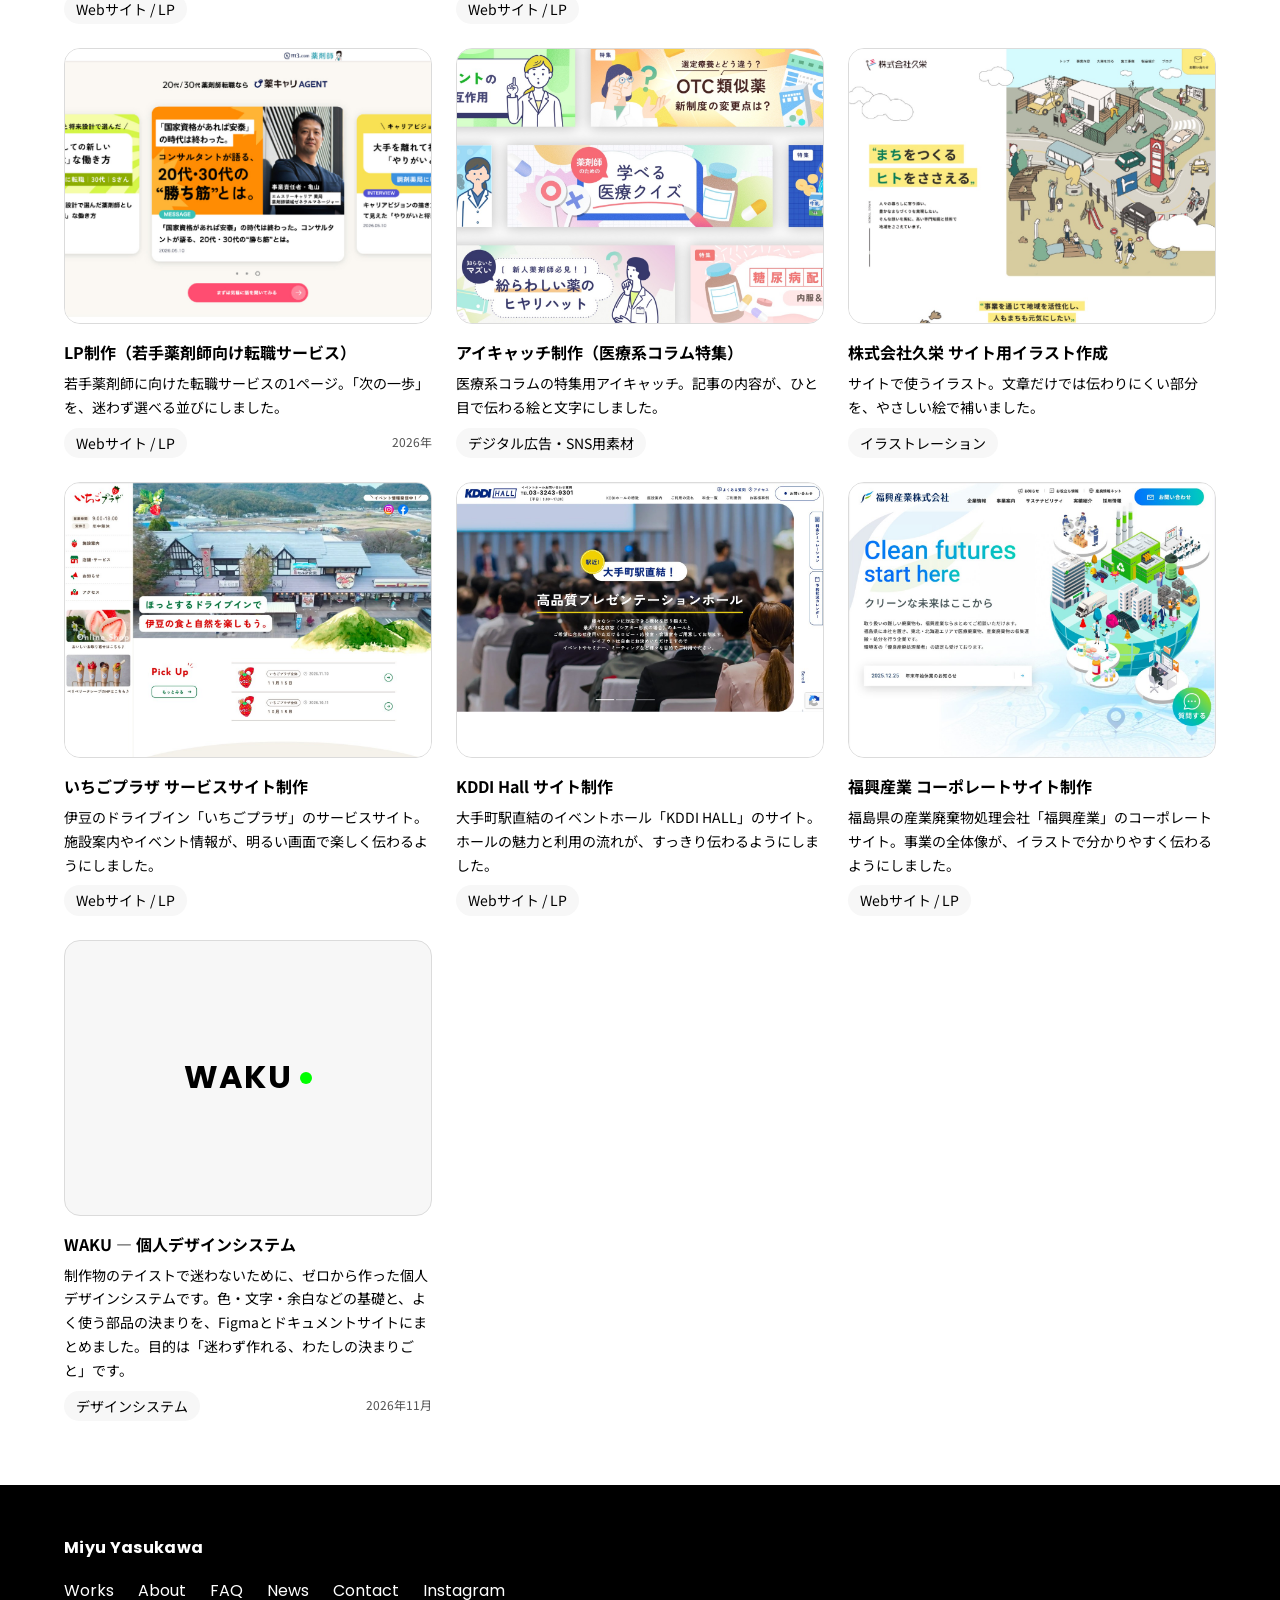
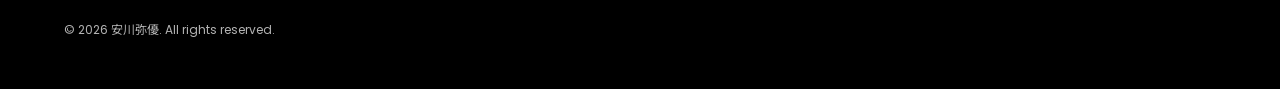
<file: works.html>
<!DOCTYPE html>
<html lang="ja">
<head>
  <meta charset="UTF-8" />
  <meta name="viewport" content="width=device-width, initial-scale=1.0" />
  <title>Works | ポートフォリオ</title>
  <link rel="stylesheet" href="css/styles.css" />
  <link rel="preconnect" href="https://fonts.googleapis.com">
  <link rel="preconnect" href="https://fonts.gstatic.com" crossorigin>
  <link href="https://fonts.googleapis.com/css2?family=Noto+Sans+JP:wght@400;700&family=Poppins:wght@600;700&display=swap" rel="stylesheet">
</head>
<body>
  <header class="site-header">
    <div class="container header-inner">
      <a href="index.html" class="logo"><span class="logo-dot" aria-hidden="true"></span>Miyu Yasukawa</a>
      <button type="button" class="nav-toggle" aria-label="メニューを開く" aria-expanded="false">☰</button>
      <nav class="site-nav">
        <a href="works.html"><span class="dot" aria-hidden="true"></span>Works</a>
        <a href="about.html"><span class="dot" aria-hidden="true"></span>About</a>
        <a href="faq.html"><span class="dot" aria-hidden="true"></span>FAQ</a>
        <a href="news.html"><span class="dot" aria-hidden="true"></span>News</a>
        <a href="contact.html"><span class="dot" aria-hidden="true"></span>Contact</a>
      </nav>
    </div>
  </header>

  <main class="content">
        <div class="works-title-row">
          <h1>Works</h1>
          <span class="works-count">-</span>
        </div>
        <p class="section-lead">これまでの制作実績です。カテゴリで絞り込みできます。</p>

        <div class="filter-pills"></div>

        <div class="works-grid"></div>
  </main>

  <footer class="site-footer">
    <div class="container">
      <div class="logo">Miyu Yasukawa</div>
      <nav class="foot-nav">
        <a href="works.html">Works</a>
        <a href="about.html">About</a>
        <a href="faq.html">FAQ</a>
        <a href="news.html">News</a>
        <a href="contact.html">Contact</a>
        <a href="https://www.instagram.com/illustrate_sugiyama/" target="_blank" rel="noopener">Instagram</a>
      </nav>
      <p class="copy">© 2026 安川弥優. All rights reserved.</p>
    </div>
  </footer>

  <div class="detail-modal-backdrop" data-modal-backdrop></div>
  <div class="detail-modal" data-modal-panel>
    <button type="button" class="detail-modal-close" data-modal-close aria-label="閉じる">×</button>
    <div class="detail-modal-body" data-modal-body></div>
  </div>

  <script src="js/works-data.js"></script>
  <script src="js/category-groups.js"></script>
  <script src="js/work-render.js"></script>
  <script src="js/works-list.js"></script>
  <script src="js/main.js"></script>
</body>
</html>
</file>
<file: css/styles.css>
/*
  WAKUデザインシステムのコーディングルールで構築。
  色・文字・余白・角丸・影は、すべて下のデザイントークン経由でのみ指定する。
  トークン定義はWAKUドキュメントサイト(styles.html の :root)と同一。
*/
:root{
  /* 色：プリミティブ（元の色） */
  --waku-color-white:#FFFFFF;
  --waku-color-black:#000000;
  --waku-color-green:#00FF00;
  --waku-color-neutral-3:#F7F7F7;
  --waku-color-neutral-5:#F2F2F2;
  --waku-color-neutral-9:#E8E8E8;
  --waku-color-neutral-14:#DBDBDB;
  --waku-color-neutral-32:#ADADAD;
  --waku-color-neutral-68:#525252;
  --waku-color-neutral-84:#292929;
  --waku-color-green-3:#F7FFF7;
  --waku-color-green-5:#F2FFF2;
  --waku-color-green-9:#E8FFE8;
  --waku-color-green-14:#DBFFDB;
  --waku-color-green-32:#ADFFAD;
  --waku-color-green-68:#52FF52;
  --waku-color-green-84:#29FF29;
  /* 色：セマンティクス（意味の名前。使うのはこっち） */
  --waku-surface-primary:var(--waku-color-white);
  --waku-surface-secondary:var(--waku-color-neutral-3);
  --waku-text-primary:var(--waku-color-black);
  --waku-text-secondary:var(--waku-color-neutral-68);
  --waku-border-default:var(--waku-color-neutral-14);
  --waku-border-strong:var(--waku-color-black);
  --waku-accent:var(--waku-color-green);
  /* 文字 */
  --waku-font-ja:"Noto Sans JP",sans-serif;
  --waku-font-en:"Poppins",sans-serif;
  --waku-font-size-display:32px;
  --waku-font-size-heading:24px;
  --waku-font-size-body:16px;
  --waku-font-size-body-sm:14px;
  --waku-font-size-caption:12px;
  --waku-line-height-body:1.7;
  /* 角丸 */
  --waku-radius-none:0;
  --waku-radius-sm:4px;
  --waku-radius-md:8px;
  --waku-radius-lg:16px;
  --waku-radius-pill:999px;
  /* 影 */
  --waku-shadow-floating:4px 8px 0 rgba(0,0,0,0.1);
  /* 余白 */
  --waku-space-4:4px;
  --waku-space-8:8px;
  --waku-space-12:12px;
  --waku-space-16:16px;
  --waku-space-24:24px;
  --waku-space-32:32px;
  --waku-space-48:48px;
  --waku-space-64:64px;
  /* コンテンツ幅 */
  --waku-content-max:1600px;
}

*{margin:0;padding:0;box-sizing:border-box;}
html{scroll-behavior:smooth;}
body{
  font-family:var(--waku-font-ja);
  font-size:var(--waku-font-size-body);
  line-height:var(--waku-line-height-body);
  color:var(--waku-text-primary);
  background:var(--waku-surface-primary);
}
img{max-width:100%;display:block;}
a{color:inherit;text-decoration:none;}
button{font:inherit;}
:focus-visible{outline:2px solid var(--waku-border-strong);outline-offset:2px;}

.container{max-width:var(--waku-content-max);margin:0 auto;padding:0 max(24px, 5vw);}

.content{max-width:var(--waku-content-max);margin:0 auto;padding:0 max(24px, 5vw);width:100%;}


/* ===== Header ===== */
.site-header{
  height:64px;background:var(--waku-surface-primary);
  border-bottom:2px solid var(--waku-border-strong);
  position:sticky;top:0;z-index:40;
}
.header-inner{height:64px;display:flex;align-items:center;justify-content:space-between;position:relative;}
.logo{
  font-family:var(--waku-font-en);font-weight:700;
  font-size:var(--waku-font-size-body);letter-spacing:.02em;
  display:inline-flex;align-items:center;gap:var(--waku-space-8);
}
.logo-dot{width:8px;height:8px;border-radius:50%;background:var(--waku-accent);flex:none;}
.site-nav{display:flex;gap:var(--waku-space-24);align-items:center;}
.site-nav a{
  font-family:var(--waku-font-en),var(--waku-font-ja);
  color:var(--waku-text-primary);text-decoration:none;
  font-size:var(--waku-font-size-body);
  display:inline-flex;align-items:center;gap:var(--waku-space-8);
}
.site-nav a .dot{width:8px;height:8px;border-radius:50%;background:var(--waku-accent);display:none;}
.site-nav a.current{font-weight:700;}
.site-nav a.current .dot{display:inline-block;}
.nav-toggle{
  display:none;background:none;border:none;cursor:pointer;
  padding:var(--waku-space-8);color:var(--waku-text-primary);
  font-size:var(--waku-font-size-heading);line-height:1;
}
@media (max-width:767px){
  .site-nav{display:none;}
  .site-nav.is-open{
    display:flex;flex-direction:column;align-items:flex-start;
    gap:var(--waku-space-16);
    position:absolute;top:64px;left:0;right:0;
    background:var(--waku-surface-primary);
    border-bottom:2px solid var(--waku-border-strong);
    padding:var(--waku-space-16) var(--waku-space-24) var(--waku-space-24);
  }
  .nav-toggle{display:block;}
}

/* ===== Hero(TOP) ===== */
.hero{padding:var(--waku-space-64) 0 var(--waku-space-48);}
.hero-en{
  font-family:var(--waku-font-en);font-weight:600;
  font-size:var(--waku-font-size-body);letter-spacing:.08em;
}
.hero h1{
  font-size:var(--waku-font-size-display);font-weight:700;
  line-height:1.3;margin:var(--waku-space-8) 0 var(--waku-space-16);
}
.hero-role{
  font-family:var(--waku-font-en);font-weight:600;
  font-size:var(--waku-font-size-body);letter-spacing:.04em;
  display:flex;align-items:center;gap:var(--waku-space-8);
}
.hero-role::before{
  content:"";width:8px;height:8px;border-radius:50%;
  background:var(--waku-accent);flex:none;
}
.hero-profile{max-width:640px;margin-top:var(--waku-space-24);}
.hero-actions{display:flex;gap:var(--waku-space-16);flex-wrap:wrap;margin-top:var(--waku-space-32);}

/* ===== Hero 分割レイアウト(TOP MV) =====
   左:PORTFOLIOの大きな文字とプロフィール / 右:作品画像が下から上へ流れ続ける列 */
.hero-split{
  display:grid;grid-template-columns:minmax(0,5fr) minmax(0,7fr);
  gap:var(--waku-space-48);align-items:center;
  width:100vw;margin-left:calc(50% - 50vw);
  padding-left:calc((100vw - min(100vw, var(--waku-content-max))) / 2 + max(24px, 5vw));
  padding-right:0;
  position:relative;overflow:hidden;
  padding-top:var(--waku-space-32);padding-bottom:var(--waku-space-32);
}
/* MVは画面の高さいっぱい(スティッキーヘッダー64pxを引いた分) */
@media (min-width:881px){
  .hero-split{min-height:calc(100vh - 64px);min-height:calc(100svh - 64px);align-items:stretch;}
  .hero-text{align-self:center;}
  /* 傾けると四隅が内側に引っ込むので、縦に120px長くして上下にはみ出させて埋める。
     横は拡大を控えめにし、全体を右へ寄せて左の文章に被らないようにする（余白は translateX で調整） */
  .hero-flow{height:calc(100% + 120px);align-self:center;transform:translateX(88px) rotate(-5deg) scale(1.1);}
}
.hero-portfolio{
  font-family:var(--waku-font-en);font-weight:700;
  font-size:clamp(52px, 6.2vw, 88px);line-height:1.05;letter-spacing:.01em;
  display:flex;align-items:flex-start;
}
.hero-portfolio-dot{
  width:10px;height:10px;border-radius:50%;background:var(--waku-accent);
  flex:none;margin-top:.35em;margin-left:var(--waku-space-8);
}
/* タイプライターのカーソル(末尾で点滅する縦棒) */
.hero-type::after{
  content:"";display:inline-block;
  width:.055em;height:.72em;margin-left:.07em;
  background:var(--waku-text-primary);
  vertical-align:baseline;
  animation:heroCaretBlink .85s steps(1) infinite;
}
@keyframes heroCaretBlink{
  0%, 49%{opacity:1;}
  50%, 100%{opacity:0;}
}
@media (prefers-reduced-motion: reduce){
  .hero-type::after{animation:none;opacity:0;}
}
.hero-tagline{
  margin-top:var(--waku-space-16);
  color:var(--waku-text-secondary);font-size:var(--waku-font-size-body);
}
.hero-split h1{font-size:var(--waku-font-size-heading);margin:var(--waku-space-32) 0 var(--waku-space-8);}
.hero-flow{
  display:grid;grid-template-columns:repeat(3, 1fr);gap:var(--waku-space-16);
  height:min(82vh, 720px);overflow:hidden;
  /* 参考イメージのように、画像の列全体を左へ少し傾ける(はみ出しはヒーロー側で隠す) */
  transform:rotate(-5deg) scale(1.1);
  -webkit-mask-image:linear-gradient(to bottom, transparent, #000 4%, #000 97%, transparent);
  mask-image:linear-gradient(to bottom, transparent, #000 4%, #000 97%, transparent);
}
/* スクロールを促すサイン(左下) */
.hero-scroll{
  position:absolute;z-index:2;
  left:calc((100vw - min(100vw, var(--waku-content-max))) / 2 + max(24px, 5vw));
  bottom:var(--waku-space-24);
  display:flex;flex-direction:column;align-items:center;gap:var(--waku-space-8);
}
.hero-scroll-text{
  font-family:var(--waku-font-en);font-weight:600;
  font-size:var(--waku-font-size-caption);letter-spacing:.24em;
  color:var(--waku-text-secondary);
}
.hero-scroll-line{
  position:relative;display:block;
  width:2px;height:56px;border-radius:2px;
  background:var(--waku-border-default);overflow:hidden;
}
.hero-scroll-line::after{
  content:"";position:absolute;left:0;top:-40%;
  width:100%;height:40%;border-radius:2px;
  background:var(--waku-accent);
  animation:heroScrollDot 1.8s ease-in-out infinite;
}
@keyframes heroScrollDot{
  0%{top:-40%;}
  60%, 100%{top:100%;}
}
@media (prefers-reduced-motion: reduce){
  .hero-scroll-line::after{animation:none;top:0;}
}
.hero-col{overflow:hidden;}
.hero-track{display:flex;flex-direction:column;animation:heroFlowUp 60s linear infinite;}
.hero-col:nth-child(2) .hero-track{animation-duration:78s;}
.hero-col:nth-child(3) .hero-track{animation-duration:68s;}
.hero-track img{
  width:100%;height:auto;display:block;
  border-radius:var(--waku-radius-md);
  margin-bottom:var(--waku-space-16);
}
.hero-flow:hover .hero-track{animation-play-state:paused;}
@keyframes heroFlowUp{
  from{transform:translateY(0);}
  to{transform:translateY(-50%);}
}
@media (prefers-reduced-motion: reduce){
  .hero-track{animation:none;}
}
@media (max-width:880px){
  .hero-split{grid-template-columns:1fr;gap:var(--waku-space-32);padding-right:calc((100vw - min(100vw, var(--waku-content-max))) / 2 + max(24px, 5vw));}
  .hero-flow{grid-template-columns:repeat(2, 1fr);height:420px;}
  .hero-col:nth-child(3){display:none;}
}

/* ===== Button ===== */
.button{
  display:inline-flex;align-items:center;justify-content:center;
  width:320px;max-width:100%;
  height:64px;padding:0 var(--waku-space-24);
  border-radius:var(--waku-radius-pill);
  font-family:var(--waku-font-ja);
  font-size:var(--waku-font-size-body);font-weight:700;
  background:var(--waku-accent);color:var(--waku-text-primary);
  border:2px solid var(--waku-border-strong);
  cursor:pointer;text-decoration:none;
  transition:box-shadow .18s ease, transform .18s cubic-bezier(.34,1.56,.64,1);
}
.button:hover{box-shadow:var(--waku-shadow-floating);transform:translateY(-4px);}
.button:active{box-shadow:none;transform:translate(2px,4px);}
.button.secondary{background:var(--waku-surface-primary);color:var(--waku-text-primary);}
.button.small{width:auto;height:40px;padding:0 var(--waku-space-16);font-size:14px;}

/* ===== Sections ===== */
.section{padding:var(--waku-space-48) 0;}
.section-head{display:flex;align-items:center;gap:var(--waku-space-12);margin-bottom:var(--waku-space-8);}
.section-head .mark{width:12px;height:12px;border-radius:50%;background:var(--waku-accent);flex:none;}
.section-head h2{font-size:var(--waku-font-size-heading);font-weight:700;line-height:1.4;}
.section-lead{margin-bottom:var(--waku-space-24);max-width:640px;}
.section-footer{margin-top:var(--waku-space-32);}

/* ===== Page header(下層ページ共通) ===== */
.page-header{padding:var(--waku-space-48) 0 var(--waku-space-32);}
.page-eyebrow{
  font-family:var(--waku-font-en);font-weight:600;
  font-size:var(--waku-font-size-caption);letter-spacing:.1em;
  color:var(--waku-text-secondary);
  display:flex;align-items:center;gap:var(--waku-space-8);
  margin-bottom:var(--waku-space-8);
}
.page-eyebrow::before{
  content:"";width:8px;height:8px;border-radius:50%;
  background:var(--waku-accent);flex:none;
}
.page-header h1{font-size:var(--waku-font-size-display);font-weight:700;line-height:1.3;}
.page-header p{margin-top:var(--waku-space-16);max-width:640px;}

/* ===== Works:カード ===== */
.works-grid{display:grid;grid-template-columns:repeat(3,1fr);gap:var(--waku-space-24);}
.work-card{display:block;}
.work-thumb{
  aspect-ratio:4/3;border-radius:var(--waku-radius-lg);
  background:var(--waku-surface-secondary);
  border:1px solid var(--waku-border-default);
  overflow:hidden;position:relative;
  display:flex;align-items:center;justify-content:center;gap:var(--waku-space-8);
  color:var(--waku-text-secondary);font-size:var(--waku-font-size-body-sm);
  transition:box-shadow .12s ease;
}
.work-thumb img{width:100%;height:100%;object-fit:cover;transition:transform .3s ease;}
.work-card:hover .work-thumb{box-shadow:var(--waku-shadow-floating);}
.work-card:hover .work-thumb img{transform:scale(1.05);}
.work-thumb-text{
  font-family:var(--waku-font-en);font-weight:700;
  font-size:var(--waku-font-size-display);letter-spacing:.04em;
  color:var(--waku-text-primary);
}
.work-thumb-dot{width:12px;height:12px;border-radius:50%;background:var(--waku-accent);flex:none;}
.work-card h3{
  font-size:var(--waku-font-size-body);font-weight:700;
  line-height:1.5;margin-top:var(--waku-space-16);
}
.work-desc{font-size:var(--waku-font-size-body-sm);margin-top:var(--waku-space-8);}
.work-card-meta{
  display:flex;align-items:flex-start;justify-content:space-between;
  gap:var(--waku-space-8);margin-top:var(--waku-space-8);
}
.work-tags{display:flex;gap:var(--waku-space-8);flex-wrap:wrap;}
.work-tag{
  display:inline-block;background:var(--waku-surface-secondary);
  color:var(--waku-text-primary);
  font-size:var(--waku-font-size-body-sm);line-height:1.6;
  border-radius:var(--waku-radius-pill);padding:var(--waku-space-4) var(--waku-space-12);
}
.work-period{
  font-size:var(--waku-font-size-caption);color:var(--waku-text-secondary);
  white-space:nowrap;padding-top:var(--waku-space-4);
}

/* ===== Works:一覧 ===== */
.works-title-row{display:flex;align-items:baseline;gap:var(--waku-space-12);flex-wrap:wrap;padding-top:var(--waku-space-48);}
.works-title-row h1{font-size:var(--waku-font-size-display);font-weight:700;line-height:1.3;}
.works-count{font-family:var(--waku-font-ja);color:var(--waku-text-secondary);}
/* 絞り込みタブ：WAKU Tag のラインタイプ（下線で選択中を示す） */
.filter-pills{display:flex;flex-wrap:wrap;gap:var(--waku-space-24);border-bottom:1px solid var(--waku-border-default);margin:var(--waku-space-24) 0 var(--waku-space-32);}
.filter-pill{
  font-family:inherit;
  font-size:var(--waku-font-size-caption);color:var(--waku-text-secondary);line-height:1.6;
  padding:var(--waku-space-8) var(--waku-space-4);margin-bottom:-1px;
  background:none;border:none;border-bottom:2px solid transparent;cursor:pointer;
}
.filter-pill:hover{color:var(--waku-text-primary);}
.filter-pill.is-active{
  color:var(--waku-text-primary);border-bottom-color:var(--waku-border-strong);
}

/* ===== Works:詳細 ===== */
main.work-detail{max-width:920px;}
.work-detail{padding-top:var(--waku-space-48);padding-bottom:var(--waku-space-64);}
.work-detail h1{
  font-size:var(--waku-font-size-display);font-weight:700;
  line-height:1.3;margin-bottom:var(--waku-space-16);
}
.work-detail-tags{margin-bottom:var(--waku-space-24);}
.work-detail-thumb{aspect-ratio:16/9;margin-bottom:var(--waku-space-32);}
.work-detail-thumb .work-thumb-text{font-size:var(--waku-font-size-display);}
.work-gallery{
  display:grid;grid-template-columns:repeat(auto-fit,minmax(240px,1fr));
  gap:var(--waku-space-16);margin-bottom:var(--waku-space-32);
}
.work-gallery img{
  width:100%;aspect-ratio:4/3;object-fit:cover;
  border-radius:var(--waku-radius-lg);border:1px solid var(--waku-border-default);
}
.work-detail-section{margin-bottom:var(--waku-space-48);}
/* 文章の下に置く画像（バナーなど、元の比率のまま1列に並べる。切り取らない） */
.work-gallery-below{
  display:flex;flex-direction:column;
  gap:var(--waku-space-16);margin-bottom:var(--waku-space-48);
}
.work-gallery-below img{
  width:100%;height:auto;display:block;
  border-radius:var(--waku-radius-lg);border:1px solid var(--waku-border-default);
}
.work-image-section{margin-bottom:var(--waku-space-48);}
.work-image-section h3{
  font-size:var(--waku-font-size-heading);font-weight:700;
  line-height:1.4;margin-bottom:var(--waku-space-16);
}
.work-image-section .work-gallery-below{margin-bottom:0;}
.work-gallery-below.is-grid2{
  display:grid;grid-template-columns:1fr 1fr;align-items:start;
}
.work-detail-section h2{
  font-size:var(--waku-font-size-heading);font-weight:700;
  line-height:1.4;margin-bottom:var(--waku-space-16);
}
.work-detail-section > p{max-width:720px;}
.work-detail-section > p + p{margin-top:var(--waku-space-16);}
.work-meta-group{
  border-top:1px solid var(--waku-border-default);
  padding-top:var(--waku-space-24);margin-bottom:var(--waku-space-48);
}
.work-meta-list{
  display:flex;flex-direction:column;gap:var(--waku-space-16);
  margin:0;padding:0;
}
.work-meta-list > div{display:flex;gap:var(--waku-space-24);}
.work-meta-list dt{
  flex:0 0 90px;color:var(--waku-text-secondary);
  font-size:var(--waku-font-size-body-sm);
}
.work-meta-list dd{margin:0;font-weight:700;word-break:break-word;}
.work-detail-link{
  display:flex;align-items:center;gap:var(--waku-space-8);
  margin:var(--waku-space-16) 0 0;
  color:var(--waku-text-secondary);
}
.work-detail-link a{color:var(--waku-text-primary);word-break:break-all;text-decoration:underline;}

/* ===== About ===== */
.profile-photo{
  width:160px;aspect-ratio:1/1;border-radius:var(--waku-radius-lg);
  background:var(--waku-surface-secondary);
  border:1px solid var(--waku-border-default);
  overflow:hidden;margin-bottom:var(--waku-space-32);
}
.profile-photo img{width:100%;height:100%;object-fit:cover;}
.meta-grid{
  display:grid;grid-template-columns:repeat(auto-fit,minmax(160px,1fr));
  gap:var(--waku-space-24);
  margin:var(--waku-space-32) 0;padding:var(--waku-space-24) 0;
  border-top:1px solid var(--waku-border-default);
  border-bottom:1px solid var(--waku-border-default);
}
.meta-grid dt{
  font-size:var(--waku-font-size-caption);
  color:var(--waku-text-secondary);margin-bottom:var(--waku-space-4);
}
.meta-grid dd{margin:0;font-weight:700;word-break:break-word;}

/* ===== Contact ===== */
.contact-section p{margin-bottom:var(--waku-space-24);max-width:720px;}
.contact-actions{display:flex;gap:var(--waku-space-16);flex-wrap:wrap;}

/* ===== FAQ / News アコーディオン ===== */
.faq-list{
  display:flex;flex-direction:column;gap:var(--waku-space-16);
  max-width:720px;margin:var(--waku-space-32) 0 var(--waku-space-48);
}
.faq-item{
  border:1px solid var(--waku-border-default);
  border-radius:var(--waku-radius-lg);
  background:var(--waku-surface-primary);
  overflow:hidden;
}
.faq-question{
  width:100%;display:flex;align-items:center;justify-content:space-between;
  gap:var(--waku-space-24);
  padding:var(--waku-space-16) var(--waku-space-24);
  border:none;border-radius:inherit;background:none;
  text-align:left;font-weight:700;
  color:var(--waku-text-primary);cursor:pointer;
}
.faq-question:hover{background:var(--waku-surface-secondary);}
.faq-icon{position:relative;flex:0 0 20px;width:20px;height:20px;}
.faq-icon::before,
.faq-icon::after{
  content:'';position:absolute;top:50%;left:50%;
  background:var(--waku-text-primary);
  transform:translate(-50%,-50%);
}
.faq-icon::before{width:14px;height:2px;}
.faq-icon::after{width:2px;height:14px;transition:transform .25s ease;}
.faq-item.is-open .faq-icon::after{transform:translate(-50%,-50%) scaleY(0);}
.faq-answer{display:none;}
.faq-item.is-open .faq-answer{display:block;}
.faq-answer-inner{overflow:hidden;padding:var(--waku-space-4) var(--waku-space-24) var(--waku-space-24);}
.faq-answer-inner > * + *{margin-top:var(--waku-space-16);}
.work-points{
  padding-left:var(--waku-space-24);
  display:flex;flex-direction:column;gap:var(--waku-space-8);
}
.faq-question-text{display:flex;flex-direction:column;gap:var(--waku-space-4);}
.news-date{
  display:block;color:var(--waku-text-secondary);
  font-family:var(--waku-font-ja);
  font-size:var(--waku-font-size-caption);font-weight:400;letter-spacing:.05em;
}

/* ===== 作品詳細モーダル ===== */
body.modal-open{overflow:hidden;}
.detail-modal-backdrop{
  position:fixed;inset:0;
  background:var(--waku-color-black);
  opacity:0;pointer-events:none;
  transition:opacity .25s ease;z-index:60;
}
.detail-modal-backdrop.is-open{opacity:.4;pointer-events:auto;}
.detail-modal{
  position:fixed;top:0;right:0;bottom:0;
  width:min(640px,58vw);
  background:var(--waku-surface-primary);
  border-left:2px solid var(--waku-border-strong);
  transform:translateX(100%);
  transition:transform .3s ease;z-index:61;
  overflow-y:auto;
  padding:var(--waku-space-48);
}
.detail-modal.is-open{transform:translateX(0);}
.detail-modal-close{
  position:sticky;top:0;
  display:flex;align-items:center;justify-content:center;
  width:40px;height:40px;
  margin:0 0 var(--waku-space-24) auto;
  border:2px solid var(--waku-border-strong);
  border-radius:var(--waku-radius-pill);
  background:var(--waku-surface-primary);
  color:var(--waku-text-primary);
  font-size:var(--waku-font-size-heading);line-height:1;
  cursor:pointer;
}
.detail-modal-close{transition:box-shadow .18s ease, transform .18s cubic-bezier(.34,1.56,.64,1);}
.detail-modal-close:hover{box-shadow:var(--waku-shadow-floating);transform:translateY(-2px);}

/* ===== Footer ===== */
.site-footer{
  background:var(--waku-color-black);color:var(--waku-color-white);
  margin-top:var(--waku-space-64);padding:var(--waku-space-48) 0;
}
.site-footer .logo{color:var(--waku-color-white);}
.site-footer .foot-nav{display:flex;gap:var(--waku-space-24);margin:var(--waku-space-16) 0;flex-wrap:wrap;}
.site-footer .foot-nav a{
  font-family:var(--waku-font-en),var(--waku-font-ja);
  color:var(--waku-color-white);text-decoration:none;
  font-size:var(--waku-font-size-body);
}
.site-footer .copy{
  font-size:var(--waku-font-size-caption);
  color:var(--waku-color-white);opacity:.7;
  font-family:var(--waku-font-en),var(--waku-font-ja);
}

/* ===== レスポンシブ ===== */
@media (max-width:880px){
  .works-grid{grid-template-columns:repeat(2,1fr);gap:var(--waku-space-16);}
  .detail-modal{width:100%;padding:var(--waku-space-48) var(--waku-space-24) var(--waku-space-32);}
}
@media (max-width:640px){
  .meta-grid{grid-template-columns:1fr;}
}
@media (max-width:560px){
  .hero{padding:var(--waku-space-48) 0 var(--waku-space-32);}
  .section{padding:var(--waku-space-32) 0;}
  .page-header{padding-top:var(--waku-space-32);}
  .works-title-row{padding-top:var(--waku-space-32);}
}
</file>
